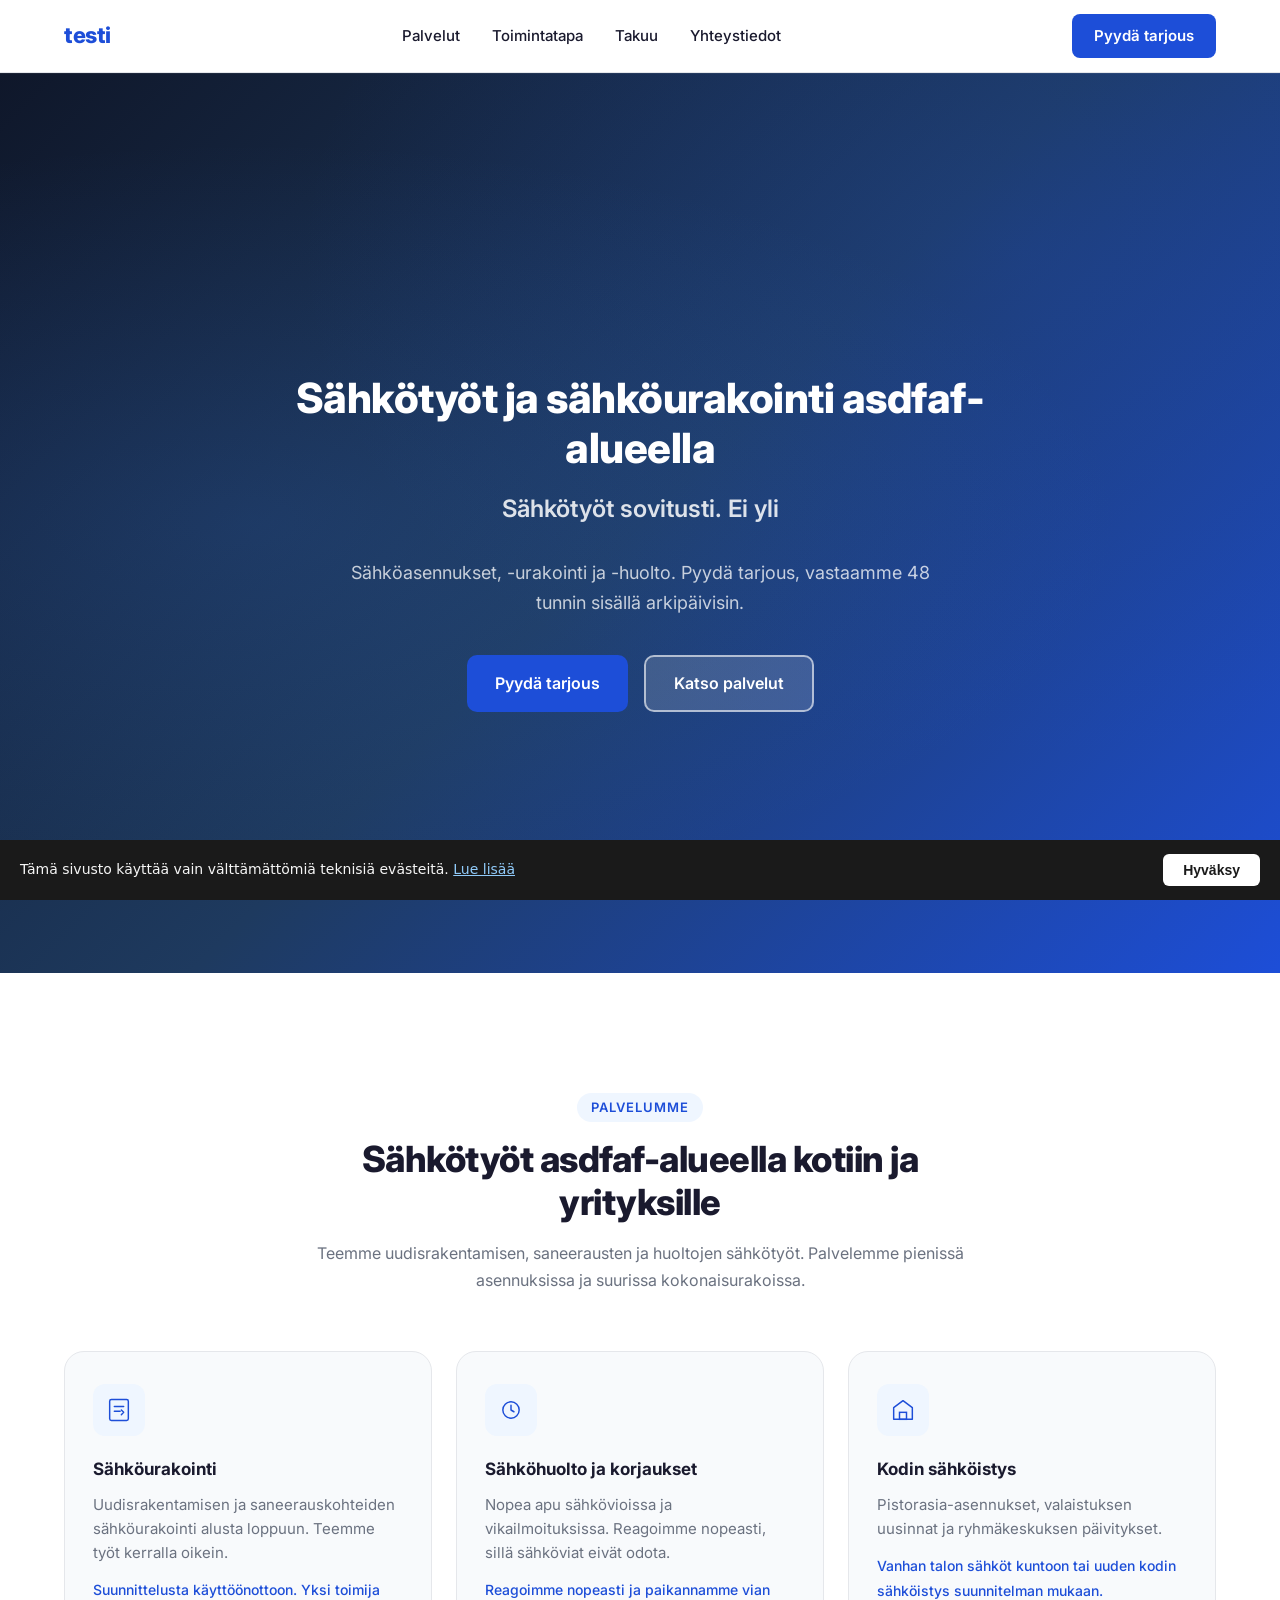
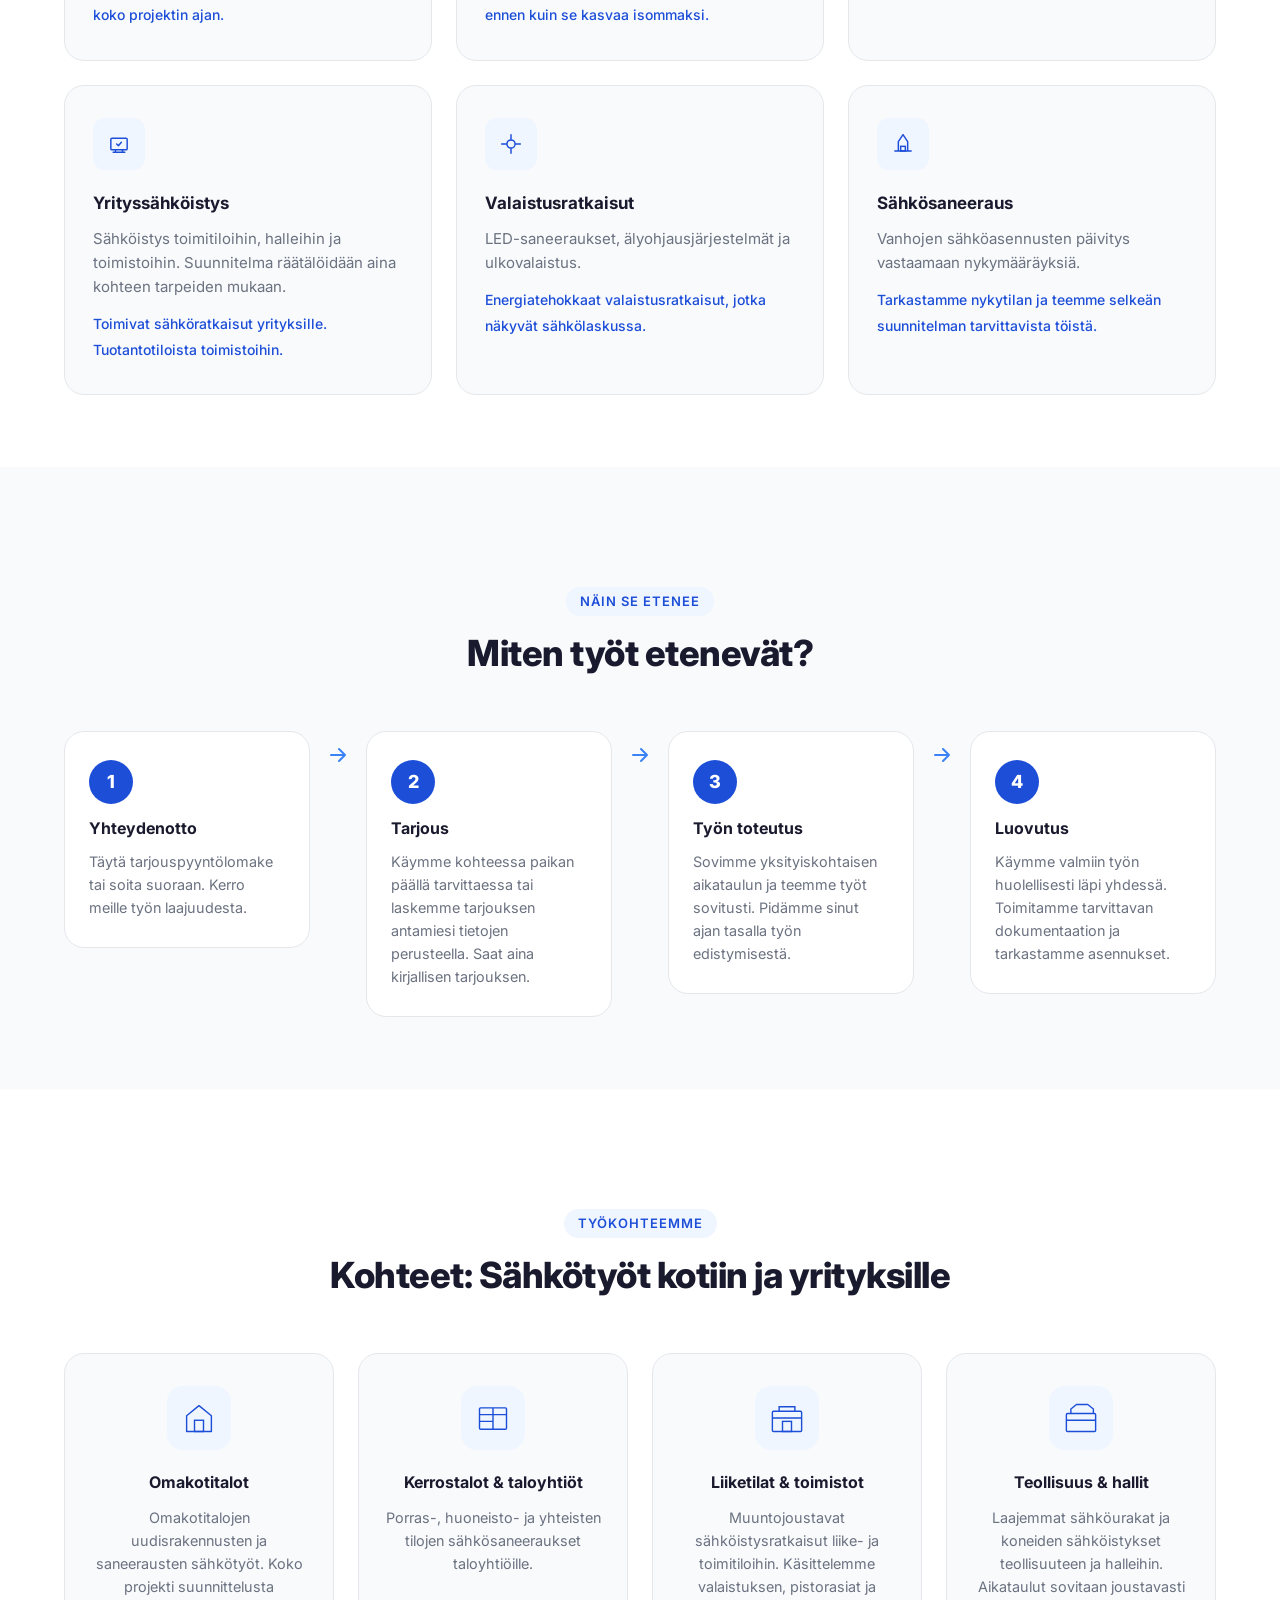
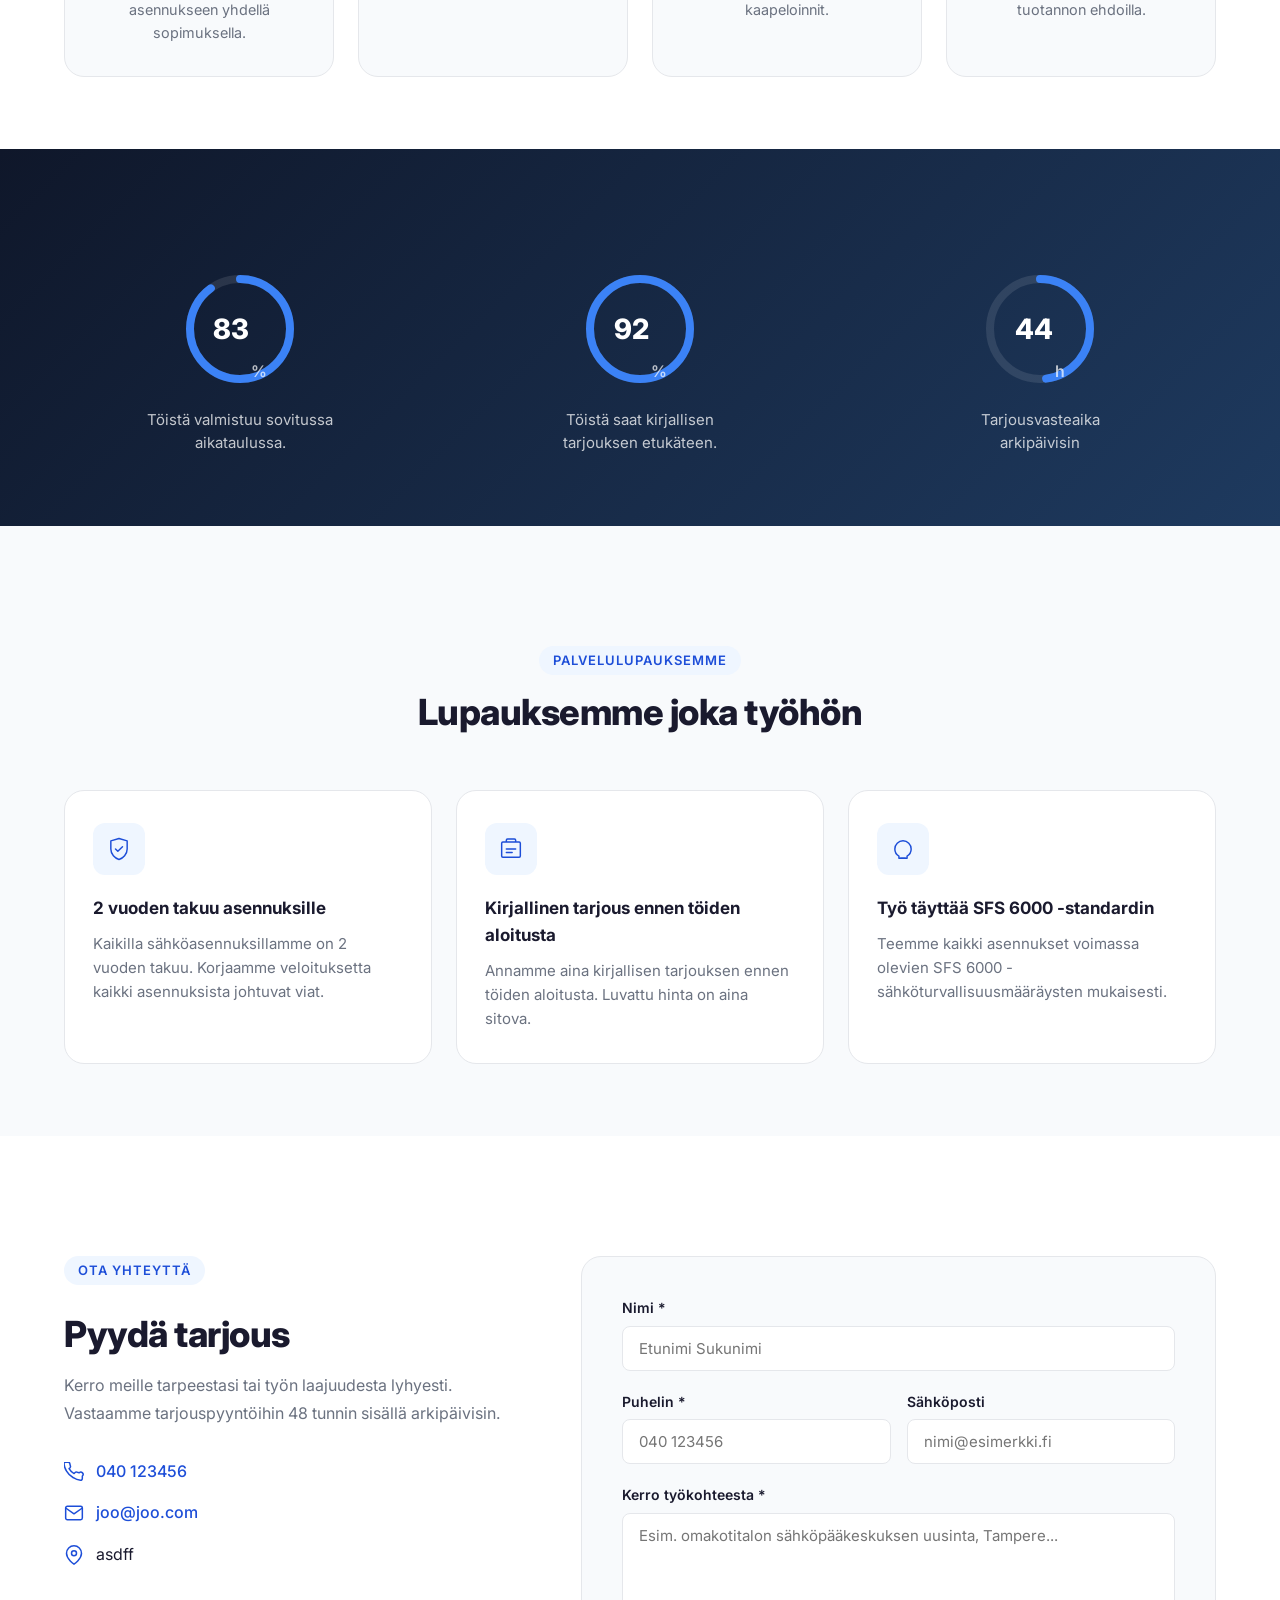
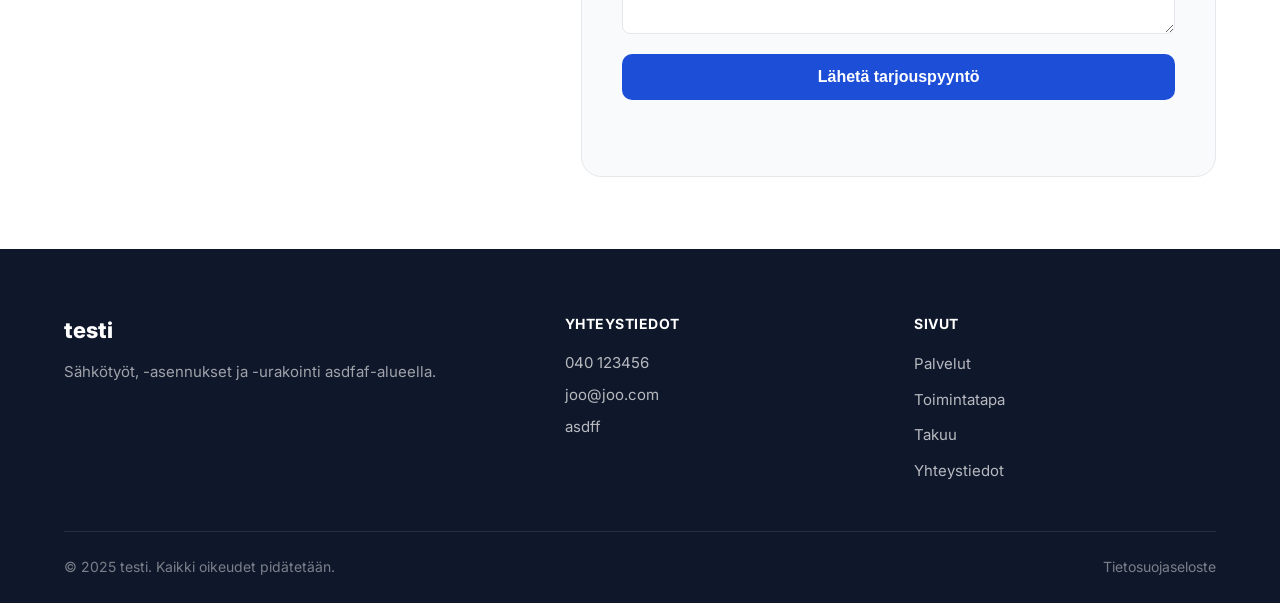
<file: index.html>
<!DOCTYPE html>
<html lang="fi">
<head>
  <meta charset="UTF-8">
  <meta name="viewport" content="width=device-width, initial-scale=1.0">
  <title>testi | Sähkötyöt ja urakointi asdfaf-alueella</title>
  <meta name="description" content="testi tarjoaa sähköasennukset, urakoinnin ja huollon asdfaf-alueella. Pyydä tarjous helposti lomakkeella.">
  <meta property="og:title" content="testi | Sähkötyöt ja urakointi asdfaf-alueella">
  <meta property="og:description" content="Sähköasennukset, sähköurakointi ja sähköhuolto asdfaf-alueella.">
  <meta property="og:type" content="website">
  <link rel="preconnect" href="https://fonts.googleapis.com">
  <link rel="preconnect" href="https://fonts.gstatic.com" crossorigin>
  <link href="https://fonts.googleapis.com/css2?family=Inter:wght@400;500;600;700;800&display=swap" rel="stylesheet">
  <link rel="stylesheet" href="style.css">

  <script type="application/ld+json">
  {
    "@context": "https://schema.org",
    "@type": "ElectricalContractor",
    "name": "testi",
    "address": {
      "@type": "PostalAddress",
      "streetAddress": "asdff",
      "addressCountry": "FI"
    },
    "telephone": "040 123456",
    "email": "joo@joo.com",
    "areaServed": "asdfaf"
  }
  </script>
</head>
<body>

  <!-- NAVIGATION -->
  <header class="site-header" id="site-header">
    <nav class="nav-container" aria-label="Päänavigaatio">
      <a href="index.html" class="nav-logo" aria-label="testi – etusivu">testi</a>
      <ul class="nav-links" id="nav-links" role="list">
        <li><a href="#palvelut">Palvelut</a></li>
        <li><a href="#prosessi">Toimintatapa</a></li>
        <li><a href="#takuu">Takuu</a></li>
        <li><a href="#yhteystiedot">Yhteystiedot</a></li>
      </ul>
      <a href="#yhteystiedot" class="nav-cta btn-primary">Pyydä tarjous</a>
      <button class="hamburger" id="hamburger" aria-label="Avaa valikko" aria-expanded="false" aria-controls="mobile-menu">
        <span></span><span></span><span></span>
      </button>
    </nav>
    <div class="mobile-menu" id="mobile-menu" aria-hidden="true">
      <ul role="list">
        <li><a href="#palvelut">Palvelut</a></li>
        <li><a href="#prosessi">Toimintatapa</a></li>
        <li><a href="#takuu">Takuu</a></li>
        <li><a href="#yhteystiedot">Yhteystiedot</a></li>
        <li><a href="#yhteystiedot" class="btn-primary mobile-cta">Pyydä tarjous</a></li>
      </ul>
    </div>
  </header>

  <!-- HERO -->
  <section class="hero" id="hero">
    <div class="hero-mesh" aria-hidden="true"></div>
    <div class="hero-content">
      <h1 class="hero-eyebrow">Sähkötyöt ja sähköurakointi asdfaf-alueella</h1>
      <h2 class="hero-headline" id="hero-headline" aria-live="polite"></h2>
      <p class="hero-sub">Sähköasennukset, -urakointi ja -huolto. Pyydä tarjous, vastaamme 48 tunnin sisällä arkipäivisin.</p>
      <div class="hero-actions">
        <a href="#yhteystiedot" class="btn-primary btn-lg">Pyydä tarjous</a>
        <a href="#palvelut" class="btn-ghost btn-lg">Katso palvelut</a>
      </div>
    </div>
  </section>

  <!-- FEATURE GRID -->
  <section class="features-section section-pad" id="palvelut">
    <div class="container">
      <div class="section-header reveal">
        <span class="section-tag">Palvelumme</span>
        <h2 class="section-title">Sähkötyöt asdfaf-alueella kotiin ja yrityksille</h2>
        <p class="section-desc">Teemme uudisrakentamisen, saneerausten ja huoltojen sähkötyöt. Palvelemme pienissä asennuksissa ja suurissa kokonaisurakoissa.</p>
      </div>
      <div class="features-grid">
        <div class="feature-card reveal">
          <div class="feature-icon">
            <svg viewBox="0 0 48 48" fill="none" xmlns="http://www.w3.org/2000/svg" aria-hidden="true"><rect x="8" y="6" width="32" height="36" rx="3" stroke="currentColor" stroke-width="2.5"/><path d="M16 18h16M16 26h10" stroke="currentColor" stroke-width="2.5" stroke-linecap="round"/><path d="M28 32l4-4-4-4" stroke="currentColor" stroke-width="2.5" stroke-linecap="round" stroke-linejoin="round"/></svg>
          </div>
          <h3 class="feature-title">Sähköurakointi</h3>
          <p class="feature-desc">Uudisrakentamisen ja saneerauskohteiden sähköurakointi alusta loppuun. Teemme työt kerralla oikein.</p>
          <span class="feature-more-text">Suunnittelusta käyttöönottoon. Yksi toimija koko projektin ajan.</span>
        </div>
        <div class="feature-card reveal">
          <div class="feature-icon">
            <svg viewBox="0 0 48 48" fill="none" xmlns="http://www.w3.org/2000/svg" aria-hidden="true"><circle cx="24" cy="24" r="14" stroke="currentColor" stroke-width="2.5"/><path d="M24 16v8l5 3" stroke="currentColor" stroke-width="2.5" stroke-linecap="round" stroke-linejoin="round"/></svg>
          </div>
          <h3 class="feature-title">Sähköhuolto ja korjaukset</h3>
          <p class="feature-desc">Nopea apu sähkövioissa ja vikailmoituksissa. Reagoimme nopeasti, sillä sähköviat eivät odota.</p>
          <span class="feature-more-text">Reagoimme nopeasti ja paikannamme vian ennen kuin se kasvaa isommaksi.</span>
        </div>
        <div class="feature-card reveal">
          <div class="feature-icon">
            <svg viewBox="0 0 48 48" fill="none" xmlns="http://www.w3.org/2000/svg" aria-hidden="true"><path d="M24 8L8 20v20h32V20L24 8z" stroke="currentColor" stroke-width="2.5" stroke-linejoin="round"/><rect x="18" y="28" width="12" height="12" stroke="currentColor" stroke-width="2.5"/></svg>
          </div>
          <h3 class="feature-title">Kodin sähköistys</h3>
          <p class="feature-desc">Pistorasia-asennukset, valaistuksen uusinnat ja ryhmäkeskuksen päivitykset.</p>
          <span class="feature-more-text">Vanhan talon sähköt kuntoon tai uuden kodin sähköistys suunnitelman mukaan.</span>
        </div>
        <div class="feature-card reveal">
          <div class="feature-icon">
            <svg viewBox="0 0 48 48" fill="none" xmlns="http://www.w3.org/2000/svg" aria-hidden="true"><rect x="10" y="14" width="28" height="20" rx="2" stroke="currentColor" stroke-width="2.5"/><path d="M18 34v4M30 34v4M14 38h20" stroke="currentColor" stroke-width="2.5" stroke-linecap="round"/><path d="M20 24l3 3 5-6" stroke="currentColor" stroke-width="2.5" stroke-linecap="round" stroke-linejoin="round"/></svg>
          </div>
          <h3 class="feature-title">Yrityssähköistys</h3>
          <p class="feature-desc">Sähköistys toimitiloihin, halleihin ja toimistoihin. Suunnitelma räätälöidään aina kohteen tarpeiden mukaan.</p>
          <span class="feature-more-text">Toimivat sähköratkaisut yrityksille. Tuotantotiloista toimistoihin.</span>
        </div>
        <div class="feature-card reveal">
          <div class="feature-icon">
            <svg viewBox="0 0 48 48" fill="none" xmlns="http://www.w3.org/2000/svg" aria-hidden="true"><path d="M24 8v8M24 32v8M8 24h8M32 24h8" stroke="currentColor" stroke-width="2.5" stroke-linecap="round"/><circle cx="24" cy="24" r="7" stroke="currentColor" stroke-width="2.5"/></svg>
          </div>
          <h3 class="feature-title">Valaistusratkaisut</h3>
          <p class="feature-desc">LED-saneeraukset, älyohjausjärjestelmät ja ulkovalaistus.</p>
          <span class="feature-more-text">Energiatehokkaat valaistusratkaisut, jotka näkyvät sähkölaskussa.</span>
        </div>
        <div class="feature-card reveal">
          <div class="feature-icon">
            <svg viewBox="0 0 48 48" fill="none" xmlns="http://www.w3.org/2000/svg" aria-hidden="true"><path d="M16 36V20l8-12 8 12v16" stroke="currentColor" stroke-width="2.5" stroke-linejoin="round"/><rect x="20" y="28" width="8" height="8" stroke="currentColor" stroke-width="2.5"/><path d="M10 36h28" stroke="currentColor" stroke-width="2.5" stroke-linecap="round"/></svg>
          </div>
          <h3 class="feature-title">Sähkösaneeraus</h3>
          <p class="feature-desc">Vanhojen sähköasennusten päivitys vastaamaan nykymääräyksiä.</p>
          <span class="feature-more-text">Tarkastamme nykytilan ja teemme selkeän suunnitelman tarvittavista töistä.</span>
        </div>
      </div>
    </div>
  </section>

  <!-- PROSESSIVAIHEET -->
  <section class="process-section section-pad" id="prosessi">
    <div class="container">
      <div class="section-header reveal">
        <span class="section-tag">Näin se etenee</span>
        <h2 class="section-title">Miten työt etenevät?</h2>
      </div>
      <div class="process-timeline">
        <div class="process-step reveal">
          <div class="step-number">1</div>
          <div class="step-content">
            <h3>Yhteydenotto</h3>
            <p>Täytä tarjouspyyntölomake tai soita suoraan. Kerro meille työn laajuudesta.</p>
          </div>
        </div>
        <div class="process-arrow" aria-hidden="true">
          <svg viewBox="0 0 24 24" fill="none"><path d="M5 12h14M13 6l6 6-6 6" stroke="currentColor" stroke-width="2" stroke-linecap="round" stroke-linejoin="round"/></svg>
        </div>
        <div class="process-step reveal">
          <div class="step-number">2</div>
          <div class="step-content">
            <h3>Tarjous</h3>
            <p>Käymme kohteessa paikan päällä tarvittaessa tai laskemme tarjouksen antamiesi tietojen perusteella. Saat aina kirjallisen tarjouksen.</p>
          </div>
        </div>
        <div class="process-arrow" aria-hidden="true">
          <svg viewBox="0 0 24 24" fill="none"><path d="M5 12h14M13 6l6 6-6 6" stroke="currentColor" stroke-width="2" stroke-linecap="round" stroke-linejoin="round"/></svg>
        </div>
        <div class="process-step reveal">
          <div class="step-number">3</div>
          <div class="step-content">
            <h3>Työn toteutus</h3>
            <p>Sovimme yksityiskohtaisen aikataulun ja teemme työt sovitusti. Pidämme sinut ajan tasalla työn edistymisestä.</p>
          </div>
        </div>
        <div class="process-arrow" aria-hidden="true">
          <svg viewBox="0 0 24 24" fill="none"><path d="M5 12h14M13 6l6 6-6 6" stroke="currentColor" stroke-width="2" stroke-linecap="round" stroke-linejoin="round"/></svg>
        </div>
        <div class="process-step reveal">
          <div class="step-number">4</div>
          <div class="step-content">
            <h3>Luovutus</h3>
            <p>Käymme valmiin työn huolellisesti läpi yhdessä. Toimitamme tarvittavan dokumentaation ja tarkastamme asennukset.</p>
          </div>
        </div>
      </div>
    </div>
  </section>

  <!-- MATERIAALIT / PALVELUKATEGORIAT -->
  <section class="materials-section section-pad">
    <div class="container">
      <div class="section-header reveal">
        <span class="section-tag">Työkohteemme</span>
        <h2 class="section-title">Kohteet: Sähkötyöt kotiin ja yrityksille</h2>
      </div>
      <div class="materials-grid">
        <div class="material-card reveal">
          <div class="material-icon-wrap">
            <svg viewBox="0 0 64 64" fill="none" xmlns="http://www.w3.org/2000/svg" aria-hidden="true"><path d="M32 10L10 28v28h44V28L32 10z" stroke="currentColor" stroke-width="2.5" stroke-linejoin="round"/><rect x="24" y="36" width="16" height="20" stroke="currentColor" stroke-width="2.5"/></svg>
          </div>
          <h3>Omakotitalot</h3>
          <p>Omakotitalojen uudisrakennusten ja saneerausten sähkötyöt. Koko projekti suunnittelusta asennukseen yhdellä sopimuksella.</p>
        </div>
        <div class="material-card reveal">
          <div class="material-icon-wrap">
            <svg viewBox="0 0 64 64" fill="none" xmlns="http://www.w3.org/2000/svg" aria-hidden="true"><rect x="8" y="14" width="48" height="38" rx="2" stroke="currentColor" stroke-width="2.5"/><path d="M8 26h48M32 14v38M8 38h24" stroke="currentColor" stroke-width="2.5"/></svg>
          </div>
          <h3>Kerrostalot & taloyhtiöt</h3>
          <p>Porras-, huoneisto- ja yhteisten tilojen sähkösaneeraukset taloyhtiöille.</p>
        </div>
        <div class="material-card reveal">
          <div class="material-icon-wrap">
            <svg viewBox="0 0 64 64" fill="none" xmlns="http://www.w3.org/2000/svg" aria-hidden="true"><rect x="6" y="20" width="52" height="36" rx="2" stroke="currentColor" stroke-width="2.5"/><path d="M6 32h52M18 20V12h28v8" stroke="currentColor" stroke-width="2.5"/><rect x="24" y="38" width="16" height="18" stroke="currentColor" stroke-width="2.5"/></svg>
          </div>
          <h3>Liiketilat & toimistot</h3>
          <p>Muuntojoustavat sähköistysratkaisut liike- ja toimitiloihin. Käsittelemme valaistuksen, pistorasiat ja kaapeloinnit.</p>
        </div>
        <div class="material-card reveal">
          <div class="material-icon-wrap">
            <svg viewBox="0 0 64 64" fill="none" xmlns="http://www.w3.org/2000/svg" aria-hidden="true"><rect x="6" y="24" width="52" height="32" rx="2" stroke="currentColor" stroke-width="2.5"/><path d="M6 36h52M14 24V16l10-8h20l10 8v8" stroke="currentColor" stroke-width="2.5" stroke-linejoin="round"/></svg>
          </div>
          <h3>Teollisuus & hallit</h3>
          <p>Laajemmat sähköurakat ja koneiden sähköistykset teollisuuteen ja halleihin. Aikataulut sovitaan joustavasti tuotannon ehdoilla.</p>
        </div>
      </div>
    </div>
  </section>

  <!-- STATS -->
  <section class="stats-section section-pad">
    <div class="container">
      <div class="stats-grid">
        <div class="stat-item reveal">
          <div class="stat-circle-wrap">
            <svg class="stat-svg" viewBox="0 0 120 120" aria-hidden="true">
              <circle class="stat-bg" cx="60" cy="60" r="50"/>
              <circle class="stat-ring" cx="60" cy="60" r="50" data-percent="90"/>
            </svg>
            <div class="stat-inner">
              <span class="stat-num" data-target="90">0</span><span class="stat-unit">%</span>
            </div>
          </div>
          <p class="stat-label">Töistä valmistuu sovitussa aikataulussa.</p>
        </div>
        <div class="stat-item reveal">
          <div class="stat-circle-wrap">
            <svg class="stat-svg" viewBox="0 0 120 120" aria-hidden="true">
              <circle class="stat-bg" cx="60" cy="60" r="50"/>
              <circle class="stat-ring" cx="60" cy="60" r="50" data-percent="100"/>
            </svg>
            <div class="stat-inner">
              <span class="stat-num" data-target="100">0</span><span class="stat-unit">%</span>
            </div>
          </div>
          <p class="stat-label">Töistä saat kirjallisen tarjouksen etukäteen.</p>
        </div>
        <div class="stat-item reveal">
          <div class="stat-circle-wrap">
            <svg class="stat-svg" viewBox="0 0 120 120" aria-hidden="true">
              <circle class="stat-bg" cx="60" cy="60" r="50"/>
              <circle class="stat-ring" cx="60" cy="60" r="50" data-percent="48"/>
            </svg>
            <div class="stat-inner">
              <span class="stat-num" data-target="48">0</span><span class="stat-unit">h</span>
            </div>
          </div>
          <p class="stat-label">Tarjousvasteaika arkipäivisin</p>
        </div>
      </div>
    </div>
  </section>

  <!-- TAKUU-OSIO -->
  <section class="takuu-section section-pad" id="takuu">
    <div class="container">
      <div class="section-header reveal">
        <span class="section-tag">Palvelulupauksemme</span>
        <h2 class="section-title">Lupauksemme joka työhön</h2>
      </div>
      <div class="takuu-grid">
        <div class="takuu-item reveal">
          <div class="takuu-icon">
            <svg viewBox="0 0 48 48" fill="none" aria-hidden="true"><path d="M24 6l14 4v14c0 9-7 16-14 18C17 40 10 33 10 24V10l14-4z" stroke="currentColor" stroke-width="2.5" stroke-linejoin="round"/><path d="M18 24l4 4 8-8" stroke="currentColor" stroke-width="2.5" stroke-linecap="round" stroke-linejoin="round"/></svg>
          </div>
          <h3>2 vuoden takuu asennuksille</h3>
          <p>Kaikilla sähköasennuksillamme on 2 vuoden takuu. Korjaamme veloituksetta kaikki asennuksista johtuvat viat.</p>
        </div>
        <div class="takuu-item reveal">
          <div class="takuu-icon">
            <svg viewBox="0 0 48 48" fill="none" aria-hidden="true"><rect x="8" y="12" width="32" height="26" rx="2" stroke="currentColor" stroke-width="2.5"/><path d="M16 12V9a2 2 0 012-2h12a2 2 0 012 2v3" stroke="currentColor" stroke-width="2.5"/><path d="M16 24h16M16 30h10" stroke="currentColor" stroke-width="2.5" stroke-linecap="round"/></svg>
          </div>
          <h3>Kirjallinen tarjous ennen töiden aloitusta</h3>
          <p>Annamme aina kirjallisen tarjouksen ennen töiden aloitusta. Luvattu hinta on aina sitova.</p>
        </div>
        <div class="takuu-item reveal">
          <div class="takuu-icon">
            <svg viewBox="0 0 48 48" fill="none" aria-hidden="true"><path d="M24 10c-7.7 0-14 6.3-14 14 0 5.2 2.9 9.8 7 12.2V40h14v-3.8c4.1-2.4 7-7 7-12.2 0-7.7-6.3-14-14-14z" stroke="currentColor" stroke-width="2.5" stroke-linejoin="round"/><path d="M20 40h8" stroke="currentColor" stroke-width="2.5" stroke-linecap="round"/></svg>
          </div>
          <h3>Työ täyttää SFS 6000 -standardin</h3>
          <p>Teemme kaikki asennukset voimassa olevien SFS 6000 -sähköturvallisuusmääräysten mukaisesti.</p>
        </div>
      </div>
    </div>
  </section>

  <!-- YHTEYDENOTTO -->
  <section class="contact-section section-pad" id="yhteystiedot">
    <div class="container">
      <div class="contact-wrapper">
        <div class="contact-info reveal">
          <span class="section-tag">Ota yhteyttä</span>
          <h2 class="section-title">Pyydä tarjous</h2>
          <p>Kerro meille tarpeestasi tai työn laajuudesta lyhyesti. Vastaamme tarjouspyyntöihin 48 tunnin sisällä arkipäivisin.</p>
          <ul class="contact-details" role="list">
            <li>
              <svg viewBox="0 0 24 24" fill="none" aria-hidden="true"><path d="M22 16.92v3a2 2 0 01-2.18 2 19.79 19.79 0 01-8.63-3.07A19.5 19.5 0 013.07 11a19.79 19.79 0 01-3.07-8.67A2 2 0 012 .18h3a2 2 0 012 1.72c.127.96.361 1.903.7 2.81a2 2 0 01-.45 2.11L6.09 7.91a16 16 0 006 6l1.27-1.27a2 2 0 012.11-.45c.907.339 1.85.573 2.81.7A2 2 0 0122 16.92z" stroke="currentColor" stroke-width="1.8" stroke-linecap="round" stroke-linejoin="round"/></svg>
              <a href="tel:040123456">040 123456</a>
            </li>
            <li>
              <svg viewBox="0 0 24 24" fill="none" aria-hidden="true"><path d="M4 4h16c1.1 0 2 .9 2 2v12c0 1.1-.9 2-2 2H4c-1.1 0-2-.9-2-2V6c0-1.1.9-2 2-2z" stroke="currentColor" stroke-width="1.8" stroke-linecap="round" stroke-linejoin="round"/><polyline points="22,6 12,13 2,6" stroke="currentColor" stroke-width="1.8" stroke-linecap="round" stroke-linejoin="round"/></svg>
              <a href="mailto:joo@joo.com">joo@joo.com</a>
            </li>
            <li>
              <svg viewBox="0 0 24 24" fill="none" aria-hidden="true"><path d="M21 10c0 7-9 13-9 13S3 17 3 10a9 9 0 0118 0z" stroke="currentColor" stroke-width="1.8" stroke-linecap="round" stroke-linejoin="round"/><circle cx="12" cy="10" r="3" stroke="currentColor" stroke-width="1.8"/></svg>
              <span>asdff</span>
            </li>
          </ul>
        </div>
        <div class="contact-form-wrap reveal">
          <form id="contact-form" action="https://formsubmit.co/joo@joo.com" method="POST" novalidate>
            <input type="hidden" name="_subject" value="Yhteydenotto – testi">
            <input type="hidden" name="_captcha" value="false">
            <input type="hidden" name="_template" value="table">
            <div class="form-group">
              <label for="name">Nimi *</label>
              <input type="text" id="name" name="name" required autocomplete="name" placeholder="Etunimi Sukunimi">
            </div>
            <div class="form-row">
              <div class="form-group">
                <label for="phone">Puhelin *</label>
                <input type="tel" id="phone" name="phone" required autocomplete="tel" placeholder="040 123456">
              </div>
              <div class="form-group">
                <label for="email">Sähköposti</label>
                <input type="email" id="email" name="email" autocomplete="email" placeholder="nimi@esimerkki.fi">
              </div>
            </div>
            <div class="form-group">
              <label for="message">Kerro työkohteesta *</label>
              <textarea id="message" name="message" rows="5" required placeholder="Esim. omakotitalon sähköpääkeskuksen uusinta, Tampere..."></textarea>
            </div>
            <button type="submit" class="btn-primary btn-submit" id="submit-btn">
              <span class="btn-text">Lähetä tarjouspyyntö</span>
              <svg class="spinner" viewBox="0 0 24 24" fill="none" aria-hidden="true"><circle cx="12" cy="12" r="10" stroke="currentColor" stroke-width="3" stroke-dasharray="60" stroke-dashoffset="20"/></svg>
              <svg class="checkmark" viewBox="0 0 24 24" fill="none" aria-hidden="true"><circle cx="12" cy="12" r="10" stroke="currentColor" stroke-width="2.5"/><path d="M7 12l4 4 6-7" stroke="currentColor" stroke-width="2.5" stroke-linecap="round" stroke-linejoin="round" class="check-path"/></svg>
            </button>
            <div class="form-status" id="form-status" role="alert" aria-live="polite"></div>
          </form>
        </div>
      </div>
    </div>
  </section>

  <!-- FOOTER -->
  <footer class="site-footer">
    <div class="container">
      <div class="footer-grid">
        <div class="footer-brand">
          <span class="footer-logo">testi</span>
          <p>Sähkötyöt, -asennukset ja -urakointi asdfaf-alueella.</p>
        </div>
        <div class="footer-contact">
          <h3>Yhteystiedot</h3>
          <p><a href="tel:040123456">040 123456</a></p>
          <p><a href="mailto:joo@joo.com">joo@joo.com</a></p>
          <p>asdff</p>
        </div>
        <div class="footer-links">
          <h3>Sivut</h3>
          <ul role="list">
            <li><a href="#palvelut">Palvelut</a></li>
            <li><a href="#prosessi">Toimintatapa</a></li>
            <li><a href="#takuu">Takuu</a></li>
            <li><a href="#yhteystiedot">Yhteystiedot</a></li>
          </ul>
        </div>
      </div>
      <div class="footer-bottom">
        <p>&copy; 2025 testi. Kaikki oikeudet pidätetään.</p>
        <a href="tietosuoja.html">Tietosuojaseloste</a>
      </div>
    </div>
  </footer>

  <script src="main.js"></script>
<!-- Evästebanneri -->
<div id="evaste-banneri" style="display:none;position:fixed;bottom:0;left:0;right:0;
  background:#1a1a1a;color:#f5f5f5;padding:14px 20px;z-index:99999;
  display:flex;align-items:center;justify-content:space-between;gap:16px;
  font-family:system-ui,sans-serif;font-size:14px;line-height:1.4;flex-wrap:wrap;">
  <span>Tämä sivusto käyttää vain välttämättömiä teknisiä evästeitä.
    <a href="tietosuoja.html" style="color:#90caf9;text-decoration:underline;">Lue lisää</a>
  </span>
  <button onclick="hyvaksyEvasteet()" style="background:#ffffff;color:#1a1a1a;
    border:none;border-radius:6px;padding:8px 20px;font-size:14px;font-weight:600;
    cursor:pointer;white-space:nowrap;flex-shrink:0;">Hyväksy</button>
</div>
<script>
(function(){
  if(!localStorage.getItem('evasteet_hyvaksytty')){
    document.getElementById('evaste-banneri').style.display='flex';
  }
})();
function hyvaksyEvasteet(){
  localStorage.setItem('evasteet_hyvaksytty','1');
  document.getElementById('evaste-banneri').style.display='none';
}
</script>

</body>
</html>
</file>
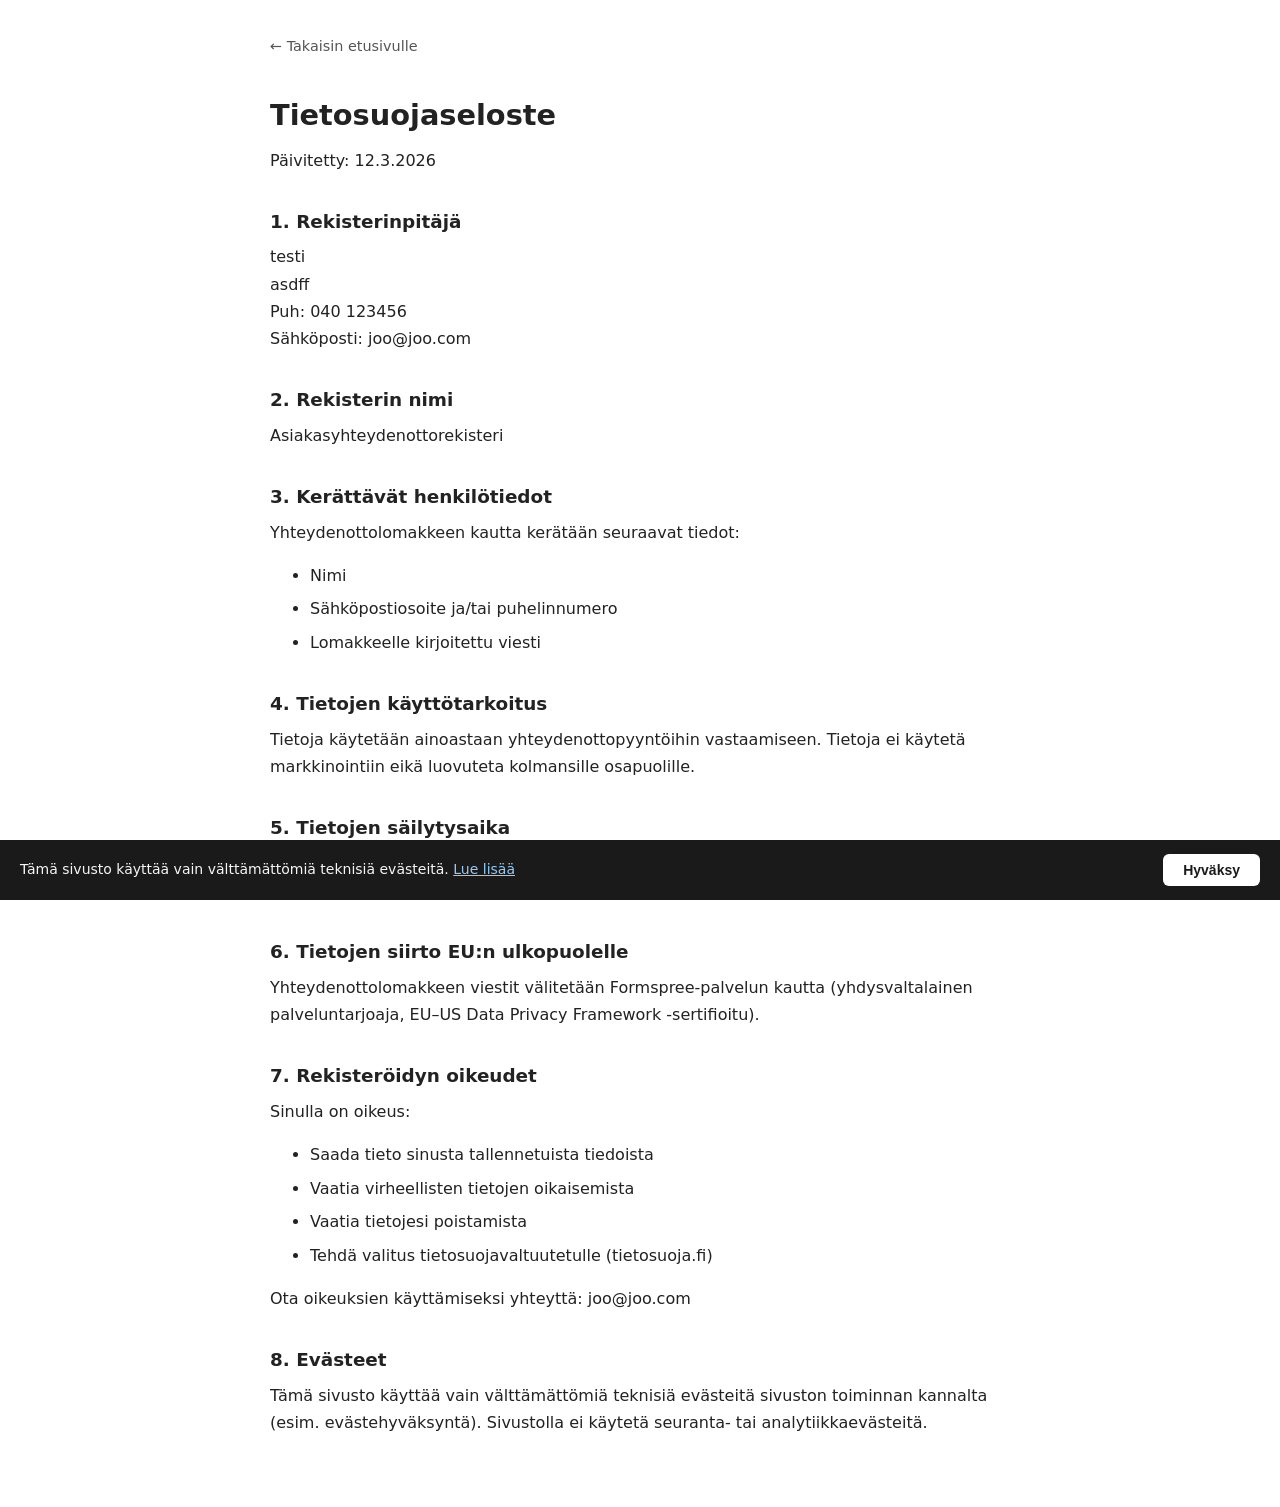
<file: tietosuoja.html>
<!DOCTYPE html>
<html lang="fi">
<head>
<meta charset="UTF-8">
<meta name="viewport" content="width=device-width, initial-scale=1.0">
<meta name="robots" content="noindex">
<title>Tietosuojaseloste – testi</title>
<style>
  body { font-family: system-ui, sans-serif; max-width: 740px; margin: 0 auto;
         padding: 2rem 1.5rem 4rem; color: #222; line-height: 1.7; }
  h1 { font-size: 1.8rem; margin-bottom: 0.25rem; }
  h2 { font-size: 1.15rem; margin-top: 2rem; margin-bottom: 0.4rem; }
  p, li { margin: 0.4rem 0; }
  a { color: inherit; }
  nav { margin-bottom: 2rem; }
  nav a { text-decoration: none; color: #555; font-size: 0.9rem; }
  nav a:hover { text-decoration: underline; }
  @media (max-width: 480px) { body { padding: 1.5rem 1rem 3rem; } }
</style>
</head>
<body>
<nav><a href="index.html">← Takaisin etusivulle</a></nav>

<h1>Tietosuojaseloste</h1>
<p>Päivitetty: 12.3.2026</p>

<h2>1. Rekisterinpitäjä</h2>
<p>testi<br>asdff<br>Puh: 040 123456<br>Sähköposti: joo@joo.com</p>

<h2>2. Rekisterin nimi</h2>
<p>Asiakasyhteydenottorekisteri</p>

<h2>3. Kerättävät henkilötiedot</h2>
<p>Yhteydenottolomakkeen kautta kerätään seuraavat tiedot:</p>
<ul>
  <li>Nimi</li>
  <li>Sähköpostiosoite ja/tai puhelinnumero</li>
  <li>Lomakkeelle kirjoitettu viesti</li>
</ul>

<h2>4. Tietojen käyttötarkoitus</h2>
<p>Tietoja käytetään ainoastaan yhteydenottopyyntöihin vastaamiseen. Tietoja ei käytetä
markkinointiin eikä luovuteta kolmansille osapuolille.</p>

<h2>5. Tietojen säilytysaika</h2>
<p>Yhteydenottoviestit säilytetään niin kauan kuin asian hoitaminen edellyttää, minkä
jälkeen ne poistetaan.</p>

<h2>6. Tietojen siirto EU:n ulkopuolelle</h2>
<p>Yhteydenottolomakkeen viestit välitetään Formspree-palvelun kautta (yhdysvaltalainen
palveluntarjoaja, EU–US Data Privacy Framework -sertifioitu).</p>

<h2>7. Rekisteröidyn oikeudet</h2>
<p>Sinulla on oikeus:</p>
<ul>
  <li>Saada tieto sinusta tallennetuista tiedoista</li>
  <li>Vaatia virheellisten tietojen oikaisemista</li>
  <li>Vaatia tietojesi poistamista</li>
  <li>Tehdä valitus tietosuojavaltuutetulle (tietosuoja.fi)</li>
</ul>
<p>Ota oikeuksien käyttämiseksi yhteyttä: joo@joo.com</p>

<h2>8. Evästeet</h2>
<p>Tämä sivusto käyttää vain välttämättömiä teknisiä evästeitä sivuston toiminnan
kannalta (esim. evästehyväksyntä). Sivustolla ei käytetä seuranta- tai
analytiikkaevästeitä.</p>
<!-- Evästebanneri -->
<div id="evaste-banneri" style="display:none;position:fixed;bottom:0;left:0;right:0;
  background:#1a1a1a;color:#f5f5f5;padding:14px 20px;z-index:99999;
  display:flex;align-items:center;justify-content:space-between;gap:16px;
  font-family:system-ui,sans-serif;font-size:14px;line-height:1.4;flex-wrap:wrap;">
  <span>Tämä sivusto käyttää vain välttämättömiä teknisiä evästeitä.
    <a href="tietosuoja.html" style="color:#90caf9;text-decoration:underline;">Lue lisää</a>
  </span>
  <button onclick="hyvaksyEvasteet()" style="background:#ffffff;color:#1a1a1a;
    border:none;border-radius:6px;padding:8px 20px;font-size:14px;font-weight:600;
    cursor:pointer;white-space:nowrap;flex-shrink:0;">Hyväksy</button>
</div>
<script>
(function(){
  if(!localStorage.getItem('evasteet_hyvaksytty')){
    document.getElementById('evaste-banneri').style.display='flex';
  }
})();
function hyvaksyEvasteet(){
  localStorage.setItem('evasteet_hyvaksytty','1');
  document.getElementById('evaste-banneri').style.display='none';
}
</script>

</body>
</html>
</file>
<file: style.css>
/* =============================================
   testi – style.css
   Värimaailma: Oranssi & Harmaa (Moderni)
   ============================================= */

:root {
  --orange-500: #E8610A;
  --orange-400: #F07B2B;
  --orange-300: #F9A56B;
  --orange-100: #FDE8D6;
  --gray-900: #1A1A1E;
  --gray-800: #2C2C32;
  --gray-700: #3E3E46;
  --gray-500: #6B6B78;
  --gray-300: #C2C2CB;
  --gray-100: #F4F4F6;
  --white: #FFFFFF;
  --shadow-sm: 0 1px 3px rgba(0,0,0,0.08);
  --shadow-md: 0 4px 16px rgba(0,0,0,0.12);
  --shadow-lg: 0 8px 32px rgba(0,0,0,0.16);
  --radius: 10px;
  --radius-lg: 16px;
  --transition: 0.2s ease;
  --font-heading: 'Inter', sans-serif;
  --font-body: 'Inter', sans-serif;
}

*, *::before, *::after {
  box-sizing: border-box;
  margin: 0;
  padding: 0;
}

html {
  scroll-behavior: smooth;
  font-size: 16px;
}

body {
  font-family: var(--font-body);
  color: var(--gray-900);
  background: var(--white);
  line-height: 1.65;
  -webkit-font-smoothing: antialiased;
}

a { color: inherit; text-decoration: none; }
ul { list-style: none; }
img { max-width: 100%; height: auto; display: block; }

.container {
  max-width: 1200px;
  margin: 0 auto;
  padding: 0 1.25rem;
}

.section-pad { padding: 5rem 0; }

/* ==========================================

html { overflow-x: hidden; }
.nav-menu { z-index: 999; }

/* === Visuaaliset korjaukset === */
/* ============================================
   RESET & BASE
   ============================================ */
*, *::before, *::after {
  box-sizing: border-box;
  margin: 0;
  padding: 0;
}

html {
  scroll-behavior: smooth;
  font-size: 16px;
}

body {
  font-family: 'Inter', sans-serif;
  color: #1a1a2e;
  background: #fff;
  line-height: 1.6;
  overflow-x: hidden;
}

img {
  max-width: 100%;
  display: block;
}

ul {
  list-style: none;
}

a {
  color: inherit;
  text-decoration: none;
}

/* ============================================
   CSS VARIABLES
   ============================================ */
:root {
  --clr-primary: #1d4ed8;
  --clr-primary-dark: #1e40af;
  --clr-primary-light: #3b82f6;
  --clr-accent: #f59e0b;
  --clr-text: #1a1a2e;
  --clr-text-muted: #6b7280;
  --clr-bg: #ffffff;
  --clr-bg-alt: #f8fafc;
  --clr-bg-dark: #0f172a;
  --clr-border: #e5e7eb;
  --radius: 12px;
  --radius-lg: 20px;
  --shadow-sm: 0 1px 3px rgba(0,0,0,0.08);
  --shadow-md: 0 4px 16px rgba(0,0,0,0.10);
  --shadow-lg: 0 8px 32px rgba(0,0,0,0.12);
  --nav-height: 72px;
  --transition: 0.25s ease;
}

/* ============================================
   CONTAINER & LAYOUT
   ============================================ */
.container {
  width: 100%;
  max-width: 1200px;
  margin: 0 auto;
  padding: 0 24px;
}

.section-pad {
  padding: 96px 0;
}

/* ============================================
   NAVIGATION
   ============================================ */
.site-header {
  position: fixed;
  top: 0;
  left: 0;
  right: 0;
  z-index: 1000;
  background: rgba(255, 255, 255, 0.97);
  backdrop-filter: blur(12px);
  -webkit-backdrop-filter: blur(12px);
  border-bottom: 1px solid var(--clr-border);
  box-shadow: var(--shadow-sm);
}

.nav-container {
  display: flex;
  align-items: center;
  justify-content: space-between;
  max-width: 1200px;
  margin: 0 auto;
  padding: 0 24px;
  height: var(--nav-height);
  gap: 32px;
}

.nav-logo {
  font-size: 1.375rem;
  font-weight: 800;
  color: var(--clr-primary);
  letter-spacing: -0.5px;
  flex-shrink: 0;
  text-decoration: none;
}

.nav-links {
  display: flex;
  align-items: center;
  gap: 8px;
  flex: 1;
  justify-content: center;
}

.nav-links li a {
  font-size: 0.9375rem;
  font-weight: 500;
  color: var(--clr-text);
  padding: 8px 12px;
  border-radius: 8px;
  transition: color var(--transition), background var(--transition);
  text-decoration: none;
  white-space: nowrap;
}

.nav-links li a:hover {
  color: var(--clr-primary);
  background: #eff6ff;
}

.nav-cta {
  flex-shrink: 0;
  white-space: nowrap;
}

.hamburger {
  display: none;
  flex-direction: column;
  justify-content: center;
  align-items: center;
  gap: 5px;
  width: 44px;
  height: 44px;
  background: none;
  border: none;
  cursor: pointer;
  padding: 8px;
  border-radius: 8px;
  flex-shrink: 0;
}

.hamburger span {
  display: block;
  width: 22px;
  height: 2px;
  background: var(--clr-text);
  border-radius: 2px;
  transition: transform var(--transition), opacity var(--transition);
}

.hamburger[aria-expanded="true"] span:nth-child(1) {
  transform: translateY(7px) rotate(45deg);
}
.hamburger[aria-expanded="true"] span:nth-child(2) {
  opacity: 0;
}
.hamburger[aria-expanded="true"] span:nth-child(3) {
  transform: translateY(-7px) rotate(-45deg);
}

/* Mobile menu — hidden by default */
.mobile-menu {
  display: none;
  position: absolute;
  top: var(--nav-height);
  left: 0;
  right: 0;
  background: #ffffff;
  border-bottom: 1px solid var(--clr-border);
  box-shadow: var(--shadow-md);
  padding: 16px 24px 24px;
  z-index: 999;
}

.mobile-menu.is-open {
  display: block;
}

.mobile-menu ul {
  display: flex;
  flex-direction: column;
  gap: 4px;
}

.mobile-menu ul li a {
  display: block;
  padding: 12px 16px;
  font-size: 1rem;
  font-weight: 500;
  color: var(--clr-text);
  border-radius: 8px;
  transition: background var(--transition), color var(--transition);
  text-decoration: none;
}

.mobile-menu ul li a:hover {
  background: #eff6ff;
  color: var(--clr-primary);
}

.mobile-cta {
  display: block;
  text-align: center;
  margin-top: 8px;
}

/* ============================================
   BUTTONS
   ============================================ */
.btn-primary {
  display: inline-flex;
  align-items: center;
  justify-content: center;
  gap: 8px;
  background: var(--clr-primary);
  color: #fff !important;
  font-weight: 600;
  font-size: 0.9375rem;
  padding: 10px 22px;
  border-radius: 8px;
  border: none;
  cursor: pointer;
  transition: background var(--transition), transform var(--transition), box-shadow var(--transition);
  text-decoration: none;
  white-space: nowrap;
}

.btn-primary:hover {
  background: var(--clr-primary-dark);
  box-shadow: 0 4px 16px rgba(29, 78, 216, 0.3);
  transform: translateY(-1px);
}

.btn-ghost {
  display: inline-flex;
  align-items: center;
  justify-content: center;
  gap: 8px;
  background: rgba(255,255,255,0.15);
  color: #fff !important;
  font-weight: 600;
  font-size: 0.9375rem;
  padding: 10px 22px;
  border-radius: 8px;
  border: 2px solid rgba(255,255,255,0.6);
  cursor: pointer;
  transition: background var(--transition), border-color var(--transition);
  text-decoration: none;
  white-space: nowrap;
}

.btn-ghost:hover {
  background: rgba(255,255,255,0.25);
  border-color: #fff;
}

.btn-lg {
  padding: 14px 28px;
  font-size: 1rem;
  border-radius: 10px;
}

/* ============================================
   HERO
   ============================================ */
.hero {
  position: relative;
  min-height: 100vh;
  display: flex;
  align-items: center;
  justify-content: center;
  background: linear-gradient(135deg, #0f172a 0%, #1e3a5f 50%, #1d4ed8 100%);
  overflow: hidden;
  padding: calc(var(--nav-height) + 48px) 24px 80px;
}

.hero-mesh {
  position: absolute;
  inset: 0;
  background:
    radial-gradient(ellipse at 20% 50%, rgba(59, 130, 246, 0.15) 0%, transparent 60%),
    radial-gradient(ellipse at 80% 20%, rgba(29, 78, 216, 0.2) 0%, transparent 50%);
  pointer-events: none;
}

.hero-content {
  position: relative;
  z-index: 1;
  max-width: 760px;
  text-align: center;
}

.hero-eyebrow {
  font-size: clamp(1.5rem, 3.5vw, 2.625rem);
  font-weight: 800;
  color: #fff;
  line-height: 1.2;
  letter-spacing: -0.5px;
  margin-bottom: 16px;
}

.hero-headline {
  font-size: clamp(1.125rem, 2vw, 1.5rem);
  font-weight: 600;
  color: rgba(255,255,255,0.85);
  margin-bottom: 20px;
  min-height: 2rem;
}

.hero-sub {
  font-size: clamp(0.9375rem, 1.5vw, 1.125rem);
  color: rgba(255,255,255,0.75);
  max-width: 580px;
  margin: 0 auto 36px;
  line-height: 1.7;
}

.hero-actions {
  display: flex;
  gap: 16px;
  justify-content: center;
  flex-wrap: wrap;
}

/* ============================================
   SECTION HEADERS
   ============================================ */
.section-header {
  text-align: center;
  max-width: 700px;
  margin: 0 auto 56px;
}

.section-tag {
  display: inline-block;
  font-size: 0.8125rem;
  font-weight: 600;
  letter-spacing: 1px;
  text-transform: uppercase;
  color: var(--clr-primary);
  background: #eff6ff;
  padding: 4px 14px;
  border-radius: 100px;
  margin-bottom: 16px;
}

.section-title {
  font-size: clamp(1.5rem, 3vw, 2.25rem);
  font-weight: 800;
  color: var(--clr-text);
  line-height: 1.2;
  letter-spacing: -0.5px;
  margin-bottom: 16px;
}

.section-desc {
  font-size: 1rem;
  color: var(--clr-text-muted);
  line-height: 1.7;
}

/* ============================================
   FEATURES GRID
   ============================================ */
.features-section {
  background: var(--clr-bg);
}

.features-grid {
  display: grid;
  grid-template-columns: repeat(3, 1fr);
  gap: 24px;
}

.feature-card {
  background: var(--clr-bg-alt);
  border: 1px solid var(--clr-border);
  border-radius: var(--radius-lg);
  padding: 32px 28px;
  transition: transform var(--transition), box-shadow var(--transition);
}

.feature-card:hover {
  transform: translateY(-4px);
  box-shadow: var(--shadow-lg);
}

.feature-icon {
  width: 52px;
  height: 52px;
  background: #eff6ff;
  border-radius: 12px;
  display: flex;
  align-items: center;
  justify-content: center;
  color: var(--clr-primary);
  margin-bottom: 20px;
}

.feature-icon svg {
  width: 28px;
  height: 28px;
}

.feature-title {
  font-size: 1.0625rem;
  font-weight: 700;
  color: var(--clr-text);
  margin-bottom: 10px;
}

.feature-desc {
  font-size: 0.9375rem;
  color: var(--clr-text-muted);
  line-height: 1.6;
  margin-bottom: 12px;
}

.feature-more-text {
  font-size: 0.875rem;
  color: var(--clr-primary);
  font-weight: 500;
}

/* ============================================
   PROCESS TIMELINE
   ============================================ */
.process-section {
  background: var(--clr-bg-alt);
}

.process-timeline {
  display: flex;
  align-items: flex-start;
  gap: 16px;
  flex-wrap: wrap;
}

.process-step {
  flex: 1;
  min-width: 180px;
  background: #fff;
  border: 1px solid var(--clr-border);
  border-radius: var(--radius-lg);
  padding: 28px 24px;
  display: flex;
  flex-direction: column;
  gap: 12px;
}

.step-number {
  width: 44px;
  height: 44px;
  background: var(--clr-primary);
  color: #fff;
  border-radius: 50%;
  display: flex;
  align-items: center;
  justify-content: center;
  font-size: 1.125rem;
  font-weight: 800;
  flex-shrink: 0;
}

.step-content h3 {
  font-size: 1rem;
  font-weight: 700;
  color: var(--clr-text);
  margin-bottom: 8px;
}

.step-content p {
  font-size: 0.9rem;
  color: var(--clr-text-muted);
  line-height: 1.6;
}

.process-arrow {
  display: flex;
  align-items: center;
  justify-content: center;
  padding-top: 36px;
  color: var(--clr-primary-light);
  flex-shrink: 0;
}

.process-arrow svg {
  width: 24px;
  height: 24px;
}

/* ============================================
   MATERIALS GRID
   ============================================ */
.materials-section {
  background: var(--clr-bg);
}

.materials-grid {
  display: grid;
  grid-template-columns: repeat(4, 1fr);
  gap: 24px;
}

.material-card {
  background: var(--clr-bg-alt);
  border: 1px solid var(--clr-border);
  border-radius: var(--radius-lg);
  padding: 32px 24px;
  text-align: center;
  transition: transform var(--transition), box-shadow var(--transition);
}

.material-card:hover {
  transform: translateY(-4px);
  box-shadow: var(--shadow-lg);
}

.material-icon-wrap {
  width: 64px;
  height: 64px;
  background: #eff6ff;
  border-radius: 16px;
  display: flex;
  align-items: center;
  justify-content: center;
  color: var(--clr-primary);
  margin: 0 auto 20px;
}

.material-icon-wrap svg {
  width: 36px;
  height: 36px;
}

.material-card h3 {
  font-size: 1rem;
  font-weight: 700;
  color: var(--clr-text);
  margin-bottom: 10px;
}

.material-card p {
  font-size: 0.9rem;
  color: var(--clr-text-muted);
  line-height: 1.6;
}

/* ============================================
   STATS
   ============================================ */
.stats-section {
  background: linear-gradient(135deg, #0f172a 0%, #1e3a5f 100%);
}

.stats-grid {
  display: grid;
  grid-template-columns: repeat(3, 1fr);
  gap: 48px;
}

.stat-item {
  display: flex;
  flex-direction: column;
  align-items: center;
  gap: 20px;
  text-align: center;
}

.stat-circle-wrap {
  position: relative;
  width: 120px;
  height: 120px;
}

.stat-svg {
  width: 120px;
  height: 120px;
  transform: rotate(-90deg);
}

.stat-bg {
  fill: none;
  stroke: rgba(255,255,255,0.1);
  stroke-width: 8;
}

.stat-ring {
  fill: none;
  stroke: var(--clr-primary-light);
  stroke-width: 8;
  stroke-linecap: round;
  stroke-dasharray: 314;
  stroke-dashoffset: 314;
  transition: stroke-dashoffset 1.5s ease;
}

.stat-inner {
  position: absolute;
  inset: 0;
  display: flex;
  align-items: center;
  justify-content: center;
  gap: 2px;
}

.stat-num {
  font-size: 1.75rem;
  font-weight: 800;
  color: #fff;
}

.stat-unit {
  font-size: 1rem;
  font-weight: 600;
  color: rgba(255,255,255,0.7);
  align-self: flex-end;
  padding-bottom: 4px;
}

.stat-label {
  font-size: 0.9375rem;
  color: rgba(255,255,255,0.75);
  line-height: 1.5;
  max-width: 200px;
}

/* ============================================
   TAKUU
   ============================================ */
.takuu-section {
  background: var(--clr-bg-alt);
}

.takuu-grid {
  display: grid;
  grid-template-columns: repeat(3, 1fr);
  gap: 24px;
}

.takuu-item {
  background: #fff;
  border: 1px solid var(--clr-border);
  border-radius: var(--radius-lg);
  padding: 32px 28px;
  transition: transform var(--transition), box-shadow var(--transition);
}

.takuu-item:hover {
  transform: translateY(-4px);
  box-shadow: var(--shadow-lg);
}

.takuu-icon {
  width: 52px;
  height: 52px;
  background: #eff6ff;
  border-radius: 12px;
  display: flex;
  align-items: center;
  justify-content: center;
  color: var(--clr-primary);
  margin-bottom: 20px;
}

.takuu-icon svg {
  width: 28px;
  height: 28px;
}

.takuu-item h3 {
  font-size: 1.0625rem;
  font-weight: 700;
  color: var(--clr-text);
  margin-bottom: 10px;
}

.takuu-item p {
  font-size: 0.9375rem;
  color: var(--clr-text-muted);
  line-height: 1.6;
}

/* ============================================
   CONTACT
   ============================================ */
.contact-section {
  background: var(--clr-bg);
}

.contact-wrapper {
  display: grid;
  grid-template-columns: 1fr 1.4fr;
  gap: 64px;
  align-items: start;
}

.contact-info .section-title {
  text-align: left;
  margin-top: 12px;
}

.contact-info > p {
  font-size: 1rem;
  color: var(--clr-text-muted);
  line-height: 1.7;
  margin-bottom: 32px;
}

.contact-details {
  display: flex;
  flex-direction: column;
  gap: 16px;
}

.contact-details li {
  display: flex;
  align-items: center;
  gap: 12px;
  font-size: 1rem;
  color: var(--clr-text);
}

.contact-details li svg {
  width: 20px;
  height: 20px;
  color: var(--clr-primary);
  flex-shrink: 0;
}

.contact-details li a {
  color: var(--clr-primary);
  font-weight: 500;
  text-decoration: none;
  transition: color var(--transition);
}

.contact-details li a:hover {
  color: var(--clr-primary-dark);
}

/* Form */
.contact-form-wrap {
  background: var(--clr-bg-alt);
  border: 1px solid var(--clr-border);
  border-radius: var(--radius-lg);
  padding: 40px;
}

.form-group {
  display: flex;
  flex-direction: column;
  gap: 6px;
  margin-bottom: 20px;
}

.form-row {
  display: grid;
  grid-template-columns: 1fr 1fr;
  gap: 16px;
  margin-bottom: 0;
}

.form-row .form-group {
  margin-bottom: 20px;
}

label {
  font-size: 0.875rem;
  font-weight: 600;
  color: var(--clr-text);
}

input, textarea {
  width: 100%;
  padding: 12px 16px;
  border: 1.5px solid var(--clr-border);
  border-radius: 8px;
  font-family: inherit;
  font-size: 0.9375rem;
  color: var(--clr-text);
  background: #fff;
  transition: border-color var(--transition), box-shadow var(--transition);
  outline: none;
}

input:focus, textarea:focus {
  border-color: var(--clr-primary);
  box-shadow: 0 0 0 3px rgba(29, 78, 216, 0.1);
}

textarea {
  resize: vertical;
  min-height: 120px;
}

.btn-submit {
  width: 100%;
  padding: 14px;
  font-size: 1rem;
  border-radius: 10px;
  position: relative;
}

.spinner, .checkmark {
  display: none;
  width: 20px;
  height: 20px;
}

.form-status {
  margin-top: 12px;
  font-size: 0.9rem;
  font-weight: 500;
  min-height: 1.5rem;
}

.form-status.success {
  color: #059669;
}

.form-status.error {
  color: #dc2626;
}

/* ============================================
   FOOTER
   ============================================ */
.site-footer {
  background: var(--clr-bg-dark);
  color: rgba(255,255,255,0.8);
  padding: 64px 0 0;
}

.footer-grid {
  display: grid;
  grid-template-columns: 1.5fr 1fr 1fr;
  gap: 48px;
  padding-bottom: 48px;
  border-bottom: 1px solid rgba(255,255,255,0.1);
}

.footer-logo {
  display: block;
  font-size: 1.375rem;
  font-weight: 800;
  color: #fff;
  margin-bottom: 12px;
}

.footer-brand p {
  font-size: 0.9375rem;
  line-height: 1.6;
  color: rgba(255,255,255,0.6);
}

.footer-contact h3,
.footer-links h3 {
  font-size: 0.875rem;
  font-weight: 700;
  color: #fff;
  text-transform: uppercase;
  letter-spacing: 0.5px;
  margin-bottom: 16px;
}

.footer-contact p {
  font-size: 0.9375rem;
  margin-bottom: 8px;
  color: rgba(255,255,255,0.7);
}

.footer-contact a {
  color: rgba(255,255,255,0.7);
  transition: color var(--transition);
}

.footer-contact a:hover {
  color: #fff;
}

.footer-links ul {
  display: flex;
  flex-direction: column;
  gap: 10px;
}

.footer-links ul li a {
  font-size: 0.9375rem;
  color: rgba(255,255,255,0.7);
  transition: color var(--transition);
}

.footer-links ul li a:hover {
  color: #fff;
}

.footer-bottom {
  display: flex;
  align-items: center;
  justify-content: space-between;
  padding: 24px 0;
  font-size: 0.875rem;
  color: rgba(255,255,255,0.45);
  flex-wrap: wrap;
  gap: 12px;
}

.footer-bottom a {
  color: rgba(255,255,255,0.45);
  transition: color var(--transition);
}

.footer-bottom a:hover {
  color: rgba(255,255,255,0.8);
}

/* ============================================
   REVEAL ANIMATIONS
   ============================================ */
.reveal {
  opacity: 100;
  transform: translateY(24px);
  transition: opacity 0.6s ease, transform 0.6s ease;
}

.reveal.is-visible {
  opacity: 1;
  transform: translateY(0);
}

/* ============================================
   RESPONSIVE – TABLET (≤1024px)
   ============================================ */
@media (max-width: 1024px) {
  .features-grid {
    grid-template-columns: repeat(2, 1fr);
  }

  .materials-grid {
    grid-template-columns: repeat(2, 1fr);
  }

  .stats-grid {
    gap: 32px;
  }

  .contact-wrapper {
    grid-template-columns: 1fr;
    gap: 40px;
  }

  .contact-info .section-title {
    text-align: left;
  }

  .footer-grid {
    grid-template-columns: 1fr 1fr;
  }

  .footer-brand {
    grid-column: 1 / -1;
  }

  .process-timeline {
    gap: 12px;
  }
}

/* ============================================
   RESPONSIVE – MOBILE (≤768px)
   ============================================ */
@media (max-width: 768px) {
  :root {
    --nav-height: 64px;
  }

  .section-pad {
    padding: 64px 0;
  }

  /* Nav: show hamburger, hide desktop links and cta */
  .nav-links {
    display: none;
  }

  .nav-cta {
    display: none;
  }

  .hamburger {
    display: flex;
  }

  /* Hero */
  .hero {
    min-height: 100svh;
    padding: calc(var(--nav-height) + 40px) 20px 64px;
  }

  .hero-eyebrow {
    font-size: clamp(1.375rem, 7vw, 2rem);
  }

  .hero-actions {
    flex-direction: column;
    align-items: center;
  }

  .hero-actions .btn-lg {
    width: 100%;
    max-width: 320px;
  }

  /* Grids */
  .features-grid {
    grid-template-columns: 1fr;
    gap: 16px;
  }

  .materials-grid {
    grid-template-columns: 1fr 1fr;
    gap: 16px;
  }

  .stats-grid {
    grid-template-columns: 1fr;
    gap: 40px;
  }

  .takuu-grid {
    grid-template-columns: 1fr;
    gap: 16px;
  }

  /* Process */
  .process-timeline {
    flex-direction: column;
  }

  .process-arrow {
    transform: rotate(90deg);
    padding-top: 0;
    align-self: center;
  }

  .process-step {
    min-width: unset;
    width: 100%;
  }

  /* Contact form */
  .contact-form-wrap {
    padding: 24px 20px;
  }

  .form-row {
    grid-template-columns: 1fr;
  }

  /* Footer */
  .footer-grid {
    grid-template-columns: 1fr;
    gap: 32px;
  }

  .footer-brand {
    grid-column: auto;
  }

  .footer-bottom {
    flex-direction: column;
    align-items: flex-start;
  }

  /* Section header margin */
  .section-header {
    margin-bottom: 36px;
  }
}

/* ============================================
   RESPONSIVE – SMALL MOBILE (≤480px)
   ============================================ */
@media (max-width: 480px) {
  .materials-grid {
    grid-template-columns: 1fr;
  }

  .contact-form-wrap {
    padding: 20px 16px;
  }

  .container {
    padding: 0 16px;
  }
}

/* ============================================
   SCROLLED HEADER STATE
   ============================================ */
.site-header.scrolled {
  box-shadow: var(--shadow-md);
}

/* === Visuaaliset korjaukset === */
/* ============================================================
   KORJAUKSET
   ============================================================ */

/* 1. Hero h1 (hero-eyebrow): liian suuri, katkeaa rumasti desktopilla.
      Pienennetään fonttikoko niin että teksti mahtuu 1–2 riville. */
.hero-eyebrow {
  font-size: clamp(1.75rem, 3.5vw, 2.6rem);
  line-height: 1.2;
  word-break: break-word;
  hyphens: auto;
  overflow-wrap: break-word;
}

/* 2. Hero-headline (typewriter-animaatio): varmistetaan että elementti
      ei vie liikaa tilaa ennen kuin teksti ilmestyy, ja fonttikoko on sopiva */
.hero-headline {
  font-size: clamp(1.1rem, 2.5vw, 1.5rem);
  min-height: 2em;
  overflow: hidden;
  white-space: nowrap;
  text-overflow: ellipsis;
  max-width: 100%;
}

/* 3. Mobiilinavigaatio: opaque tausta jotta linkit eivät näy hero-kuvan päällä */
.mobile-menu {
  background-color: #ffffff;
  position: absolute;
  top: 100%;
  left: 0;
  right: 0;
  z-index: 999;
  box-shadow: 0 4px 16px rgba(0, 0, 0, 0.12);
}

.mobile-menu ul {
  list-style: none;
  margin: 0;
  padding: 1rem 0;
}

.mobile-menu ul li a {
  display: block;
  padding: 0.85rem 1.5rem;
  color: #1a1a2e;
  text-decoration: none;
  font-weight: 500;
  font-size: 1rem;
}

.mobile-menu ul li a:hover {
  background-color: #f5f5f5;
}

/* 4. Hero-sisältö: varmistetaan että content on vertikaalisesti järkevässä
      kohdassa, ei liian ylhäällä tai alhaalla */
.hero {
  min-height: 100vh;
  display: flex;
  align-items: center;
  justify-content: center;
}

.hero-content {
  text-align: center;
  max-width: 820px;
  padding: 2rem 1.5rem;
  width: 100%;
}

/* 5. Mobiili: hero-eyebrow ei saa olla liian suuri */
@media (max-width: 480px) {
  .hero-eyebrow {
    font-size: clamp(1.5rem, 6vw, 2rem);
    word-break: break-word;
    hyphens: auto;
  }

  .hero-headline {
    font-size: 1.1rem;
    white-space: normal;
    overflow: visible;
    text-overflow: unset;
  }

  .hero-content {
    padding: 1.5rem 1rem;
  }
}

/* 6. Varmistetaan että site-header on position: relative jotta
      mobile-menu voi asemoitua sen suhteen absoluuttisesti */
.site-header {
  position: relative;
  z-index: 1000;
}
</file>
